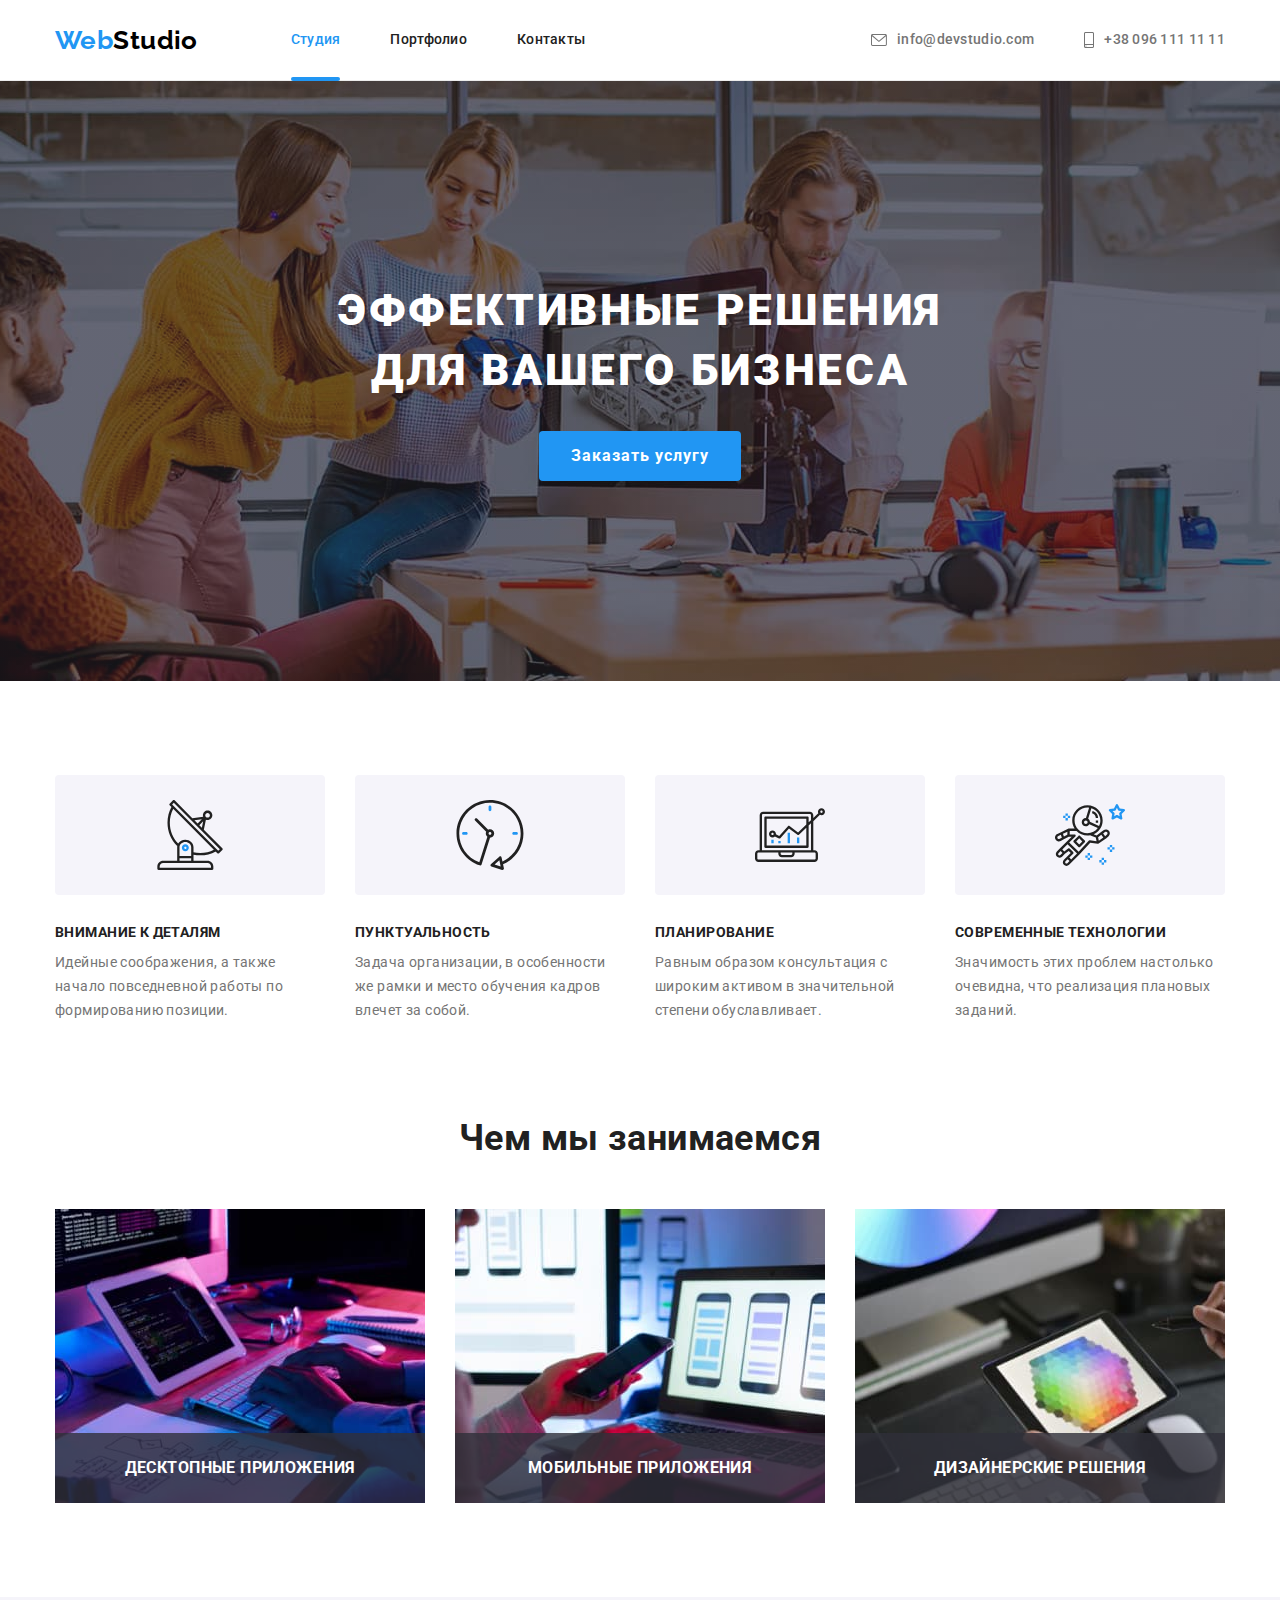
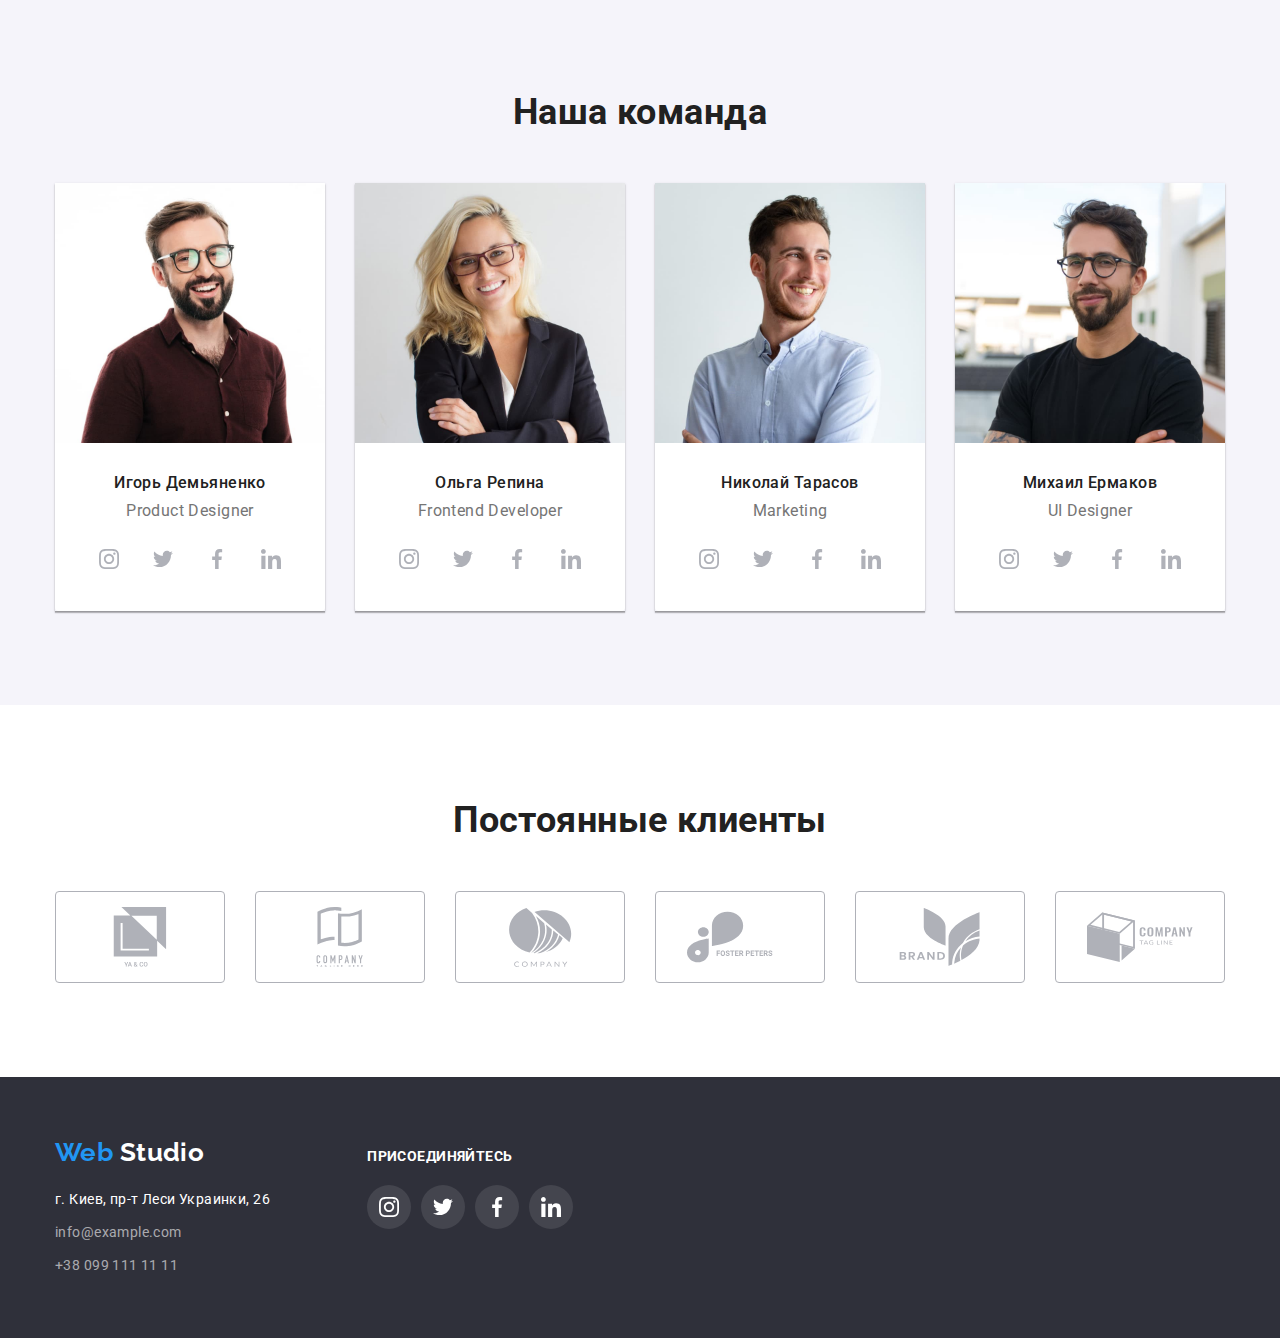
<file: index.html>
<!DOCTYPE html>
<html lang="ru">
	<head>
		<meta charset="UTF-8" />
		<meta http-equiv="X-UA-Compatible" content="IE=edge" />
		<meta name="viewport" content="width=device-width, initial-scale=1.0" />
		<title>Студия</title>
		<link
			href="https://fonts.googleapis.com/css2?family=Raleway:wght@700&family=Roboto:wght@400;500;700;900&display=swap"
			rel="stylesheet"
		/>
		<link
			rel="stylesheet"
			href="https://cdnjs.cloudflare.com/ajax/libs/modern-normalize/1.1.0/modern-normalize.min.css"
		/>
		<link rel="stylesheet" href="./css/styles.css" />
	</head>
	<body>
		<!-- Шапка сайта -->
		<header>
			<div class="main-nav container">
				<a href="./index.html" class="logo link">
					<span class="logo-accent">Web</span>
					Studio
				</a>
				<nav>
					<ul class="site-nav list">
						<li class="nav-item"><a href="./index.html" class="nav-link link current">Студия</a></li>
						<li class="nav-item"><a href="./portfolio.html" class="nav-link link">Портфолио</a></li>
						<li class="nav-item"><a href="" class="nav-link link">Контакты</a></li>
					</ul>
				</nav>
				<ul class="header-contacts-list list">
					<li class="contacts-item">
						<a href="mailto:info@devstudio.com" class="contacts link">
							<svg class="contacts-icon" width="16" height="12">
								<use href="./images/icons.svg#icon-envelope"></use>
							</svg>
							info@devstudio.com
						</a>
					</li>
					<li class="contacts-item">
						<a href="tel:+380961111111" class="contacts link">
							<svg class="contacts-icon" width="10" height="16">
								<use href="./images/icons.svg#icon-smartphone"></use>
							</svg>
							+38 096 111 11 11
						</a>
					</li>
				</ul>
			</div>
		</header>

		<!-- Основная часть -->
		<main>
			<!-- Герой -->
			<section class="hero">
				<h1 class="title-hero">Эффективные решения для вашего бизнеса</h1>
				<button type="button" class="button-hero" data-modal-open>Заказать услугу</button>
			</section>

			<!-- Преимущества -->
			<section class="advantages section">
				<div class="container">
					<h2 class="visually-hidden">Преимущества</h2>
					<ul class="advantages-list list">
						<li class="advantages-item">
							<div class="advantage-bg">
								<svg class="advantage-icon" width="70" height="70">
									<use href="./images/icons.svg#icon-antenna"></use>
								</svg>
							</div>
							<h3 class="advantage-title">Внимание к деталям</h3>
							<p>Идейные соображения, а также начало повседневной работы по формированию позиции.</p>
						</li>
						<li class="advantages-item">
							<div class="advantage-bg">
								<svg class="advantage-icon" width="70" height="70">
									<use href="./images/icons.svg#icon-clock"></use>
								</svg>
							</div>
							<h3 class="advantage-title">Пунктуальность</h3>
							<p>Задача организации, в особенности же рамки и место обучения кадров влечет за собой.</p>
						</li>
						<li class="advantages-item">
							<div class="advantage-bg">
								<svg class="advantage-icon" width="70" height="70">
									<use href="./images/icons.svg#icon-diagram"></use>
								</svg>
							</div>
							<h3 class="advantage-title">Планирование</h3>
							<p>Равным образом консультация с широким активом в значительной степени обуславливает.</p>
						</li>
						<li class="advantages-item">
							<div class="advantage-bg">
								<svg class="advantage-icon" width="70" height="70">
									<use href="./images/icons.svg#icon-astronaut"></use>
								</svg>
							</div>
							<h3 class="advantage-title">Современные технологии</h3>
							<p>Значимость этих проблем настолько очевидна, что реализация плановых заданий.</p>
						</li>
					</ul>
				</div>
			</section>

			<!-- Чем мы занимаемся -->
			<section class="section">
				<div class="container">
					<h2 class="section-title">Чем мы занимаемся</h2>
					<ul class="services-list list">
						<li class="services-item">
							<img src="./images/img1.jpg" alt="Разработка десктопных приложений" width="370" />
							<h3 class="services-title">Десктопные приложения</h3>
						</li>
						<li class="services-item">
							<img src="./images/img2.jpg" alt="Разработка мобильных приложений" width="370" />
							<h3 class="services-title">Мобильные приложения</h3>
						</li>
						<li class="services-item">
							<img src="./images/img3.jpg" alt="Дизайн визуального оформления" width="370" />
							<h3 class="services-title">Дизайнерские решения</h3>
						</li>
					</ul>
				</div>
			</section>

			<!-- Наша команда -->
			<section class="team section">
				<div class="container">
					<h2 class="section-title">Наша команда</h2>
					<ul class="team-list list">
						<li class="team-item">
							<img src="./images/photo1.jpg" alt="Игорь Демьяненко" width="270" />
							<div class="team-member">
								<h3 class="team-title">Игорь Демьяненко</h3>
								<p class="team-position">Product Designer</p>
								<ul class="member-soc-list list">
									<li class="member-soc-item">
										<svg class="member-soc-icon" width="20" height="20">
											<use href="./images/icons.svg#icon-instagram"></use>
										</svg>
									</li>
									<li class="member-soc-item">
										<svg class="member-soc-icon" width="20" height="20">
											<use href="./images/icons.svg#icon-twitter"></use>
										</svg>
									</li>
									<li class="member-soc-item">
										<svg class="member-soc-icon" width="20" height="20">
											<use href="./images/icons.svg#icon-facebook"></use>
										</svg>
									</li>
									<li class="member-soc-item">
										<svg class="member-soc-icon" width="20" height="20">
											<use href="./images/icons.svg#icon-linkedin"></use>
										</svg>
									</li>
								</ul>
							</div>
						</li>
						<li class="team-item">
							<img src="./images/photo2.jpg" alt="Ольга Репина" width="270" />
							<div class="team-member">
								<h3 class="team-title">Ольга Репина</h3>
								<p class="team-position">Frontend Developer</p>
								<ul class="member-soc-list list">
									<li class="member-soc-item">
										<svg class="member-soc-icon" width="20" height="20">
											<use href="./images/icons.svg#icon-instagram"></use>
										</svg>
									</li>
									<li class="member-soc-item">
										<svg class="member-soc-icon" width="20" height="20">
											<use href="./images/icons.svg#icon-twitter"></use>
										</svg>
									</li>
									<li class="member-soc-item">
										<svg class="member-soc-icon" width="20" height="20">
											<use href="./images/icons.svg#icon-facebook"></use>
										</svg>
									</li>
									<li class="member-soc-item">
										<svg class="member-soc-icon" width="20" height="20">
											<use href="./images/icons.svg#icon-linkedin"></use>
										</svg>
									</li>
								</ul>
							</div>
						</li>
						<li class="team-item">
							<img src="./images/photo3.jpg" alt="Николай Тарасов" width="270" />
							<div class="team-member">
								<h3 class="team-title">Николай Тарасов</h3>
								<p class="team-position">Marketing</p>
								<ul class="member-soc-list list">
									<li class="member-soc-item">
										<svg class="member-soc-icon" width="20" height="20">
											<use href="./images/icons.svg#icon-instagram"></use>
										</svg>
									</li>
									<li class="member-soc-item">
										<svg class="member-soc-icon" width="20" height="20">
											<use href="./images/icons.svg#icon-twitter"></use>
										</svg>
									</li>
									<li class="member-soc-item">
										<svg class="member-soc-icon" width="20" height="20">
											<use href="./images/icons.svg#icon-facebook"></use>
										</svg>
									</li>
									<li class="member-soc-item">
										<svg class="member-soc-icon" width="20" height="20">
											<use href="./images/icons.svg#icon-linkedin"></use>
										</svg>
									</li>
								</ul>
							</div>
						</li>
						<li class="team-item">
							<img src="./images/photo4.jpg" alt="Михаил Ермаков" width="270" />
							<div class="team-member">
								<h3 class="team-title">Михаил Ермаков</h3>
								<p class="team-position">UI Designer</p>
								<ul class="member-soc-list list">
									<li class="member-soc-item">
										<svg class="member-soc-icon" width="20" height="20">
											<use href="./images/icons.svg#icon-instagram"></use>
										</svg>
									</li>
									<li class="member-soc-item">
										<svg class="member-soc-icon" width="20" height="20">
											<use href="./images/icons.svg#icon-twitter"></use>
										</svg>
									</li>
									<li class="member-soc-item">
										<svg class="member-soc-icon" width="20" height="20">
											<use href="./images/icons.svg#icon-facebook"></use>
										</svg>
									</li>
									<li class="member-soc-item">
										<svg class="member-soc-icon" width="20" height="20">
											<use href="./images/icons.svg#icon-linkedin"></use>
										</svg>
									</li>
								</ul>
							</div>
						</li>
					</ul>
				</div>
			</section>

			<!-- Клиенты -->
			<section class="section">
				<div class="container">
					<h2 class="section-title">Постоянные клиенты</h2>
					<ul class="clients-list list">
						<li class="clients-item">
							<a href="" class="clients-link">
								<svg class="clients-icon" width="106" height="60">
									<use href="./images/icons.svg#icon-client1"></use>
								</svg>
							</a>
						</li>
						<li class="clients-item">
							<a href="" class="clients-link">
								<svg class="clients-icon" width="106" height="60">
									<use href="./images/icons.svg#icon-client2"></use>
								</svg>
							</a>
						</li>
						<li class="clients-item">
							<a href="" class="clients-link">
								<svg class="clients-icon" width="106" height="60">
									<use href="./images/icons.svg#icon-client3"></use>
								</svg>
							</a>
						</li>
						<li class="clients-item">
							<a href="" class="clients-link">
								<svg class="clients-icon" width="106" height="60">
									<use href="./images/icons.svg#icon-client4"></use>
								</svg>
							</a>
						</li>
						<li class="clients-item">
							<a href="" class="clients-link">
								<svg class="clients-icon" width="106" height="60">
									<use href="./images/icons.svg#icon-client5"></use>
								</svg>
							</a>
						</li>
						<li class="clients-item">
							<a href="" class="clients-link">
								<svg class="clients-icon" width="106" height="60">
									<use href="./images/icons.svg#icon-client6"></use>
								</svg>
							</a>
						</li>
					</ul>
				</div>
			</section>
		</main>

		<!-- Подвал сайта -->
		<footer>
			<div class="footer container">
				<div class="footer-address">
					<a href="./index.html" class="logo link">
						<span class="logo-accent">Web</span>
						Studio
					</a>
					<address>г. Киев, пр-т Леси Украинки, 26</address>
					<ul class="list">
						<li class="contacts-item"><a href="mailto:info@example.com" class="contacts link">info@example.com</a></li>
						<li class="contacts-item"><a href="tel:+380991111111" class="contacts link">+38 099 111 11 11</a></li>
					</ul>
				</div>
				<div class="footer-social">
					<h3 class="footer-social-title">Присоединяйтесь</h3>
					<ul class="footer-soc-list list">
						<li class="footer-soc-item">
							<svg class="footer-soc-icon" width="20" height="20">
								<use href="./images/icons.svg#icon-instagram"></use>
							</svg>
						</li>
						<li class="footer-soc-item">
							<svg class="footer-soc-icon" width="20" height="20">
								<use href="./images/icons.svg#icon-twitter"></use>
							</svg>
						</li>
						<li class="footer-soc-item">
							<svg class="footer-soc-icon" width="20" height="20">
								<use href="./images/icons.svg#icon-facebook"></use>
							</svg>
						</li>
						<li class="footer-soc-item">
							<svg class="footer-soc-icon" width="20" height="20">
								<use href="./images/icons.svg#icon-linkedin"></use>
							</svg>
						</li>
					</ul>
				</div>
			</div>
		</footer>

		<!-- Модальное окно -->
		<div class="backdrop is-hidden" data-modal>
			<div class="modal">
				<button type="button" class="modal-button" data-modal-close>
					<svg class="modal-icon">
						<use href="./images/icons.svg#icon-close"></use>
					</svg>
				</button>
			</div>
		</div>

		<script src="./js/modal.js"></script>
	</body>
</html>
</file>
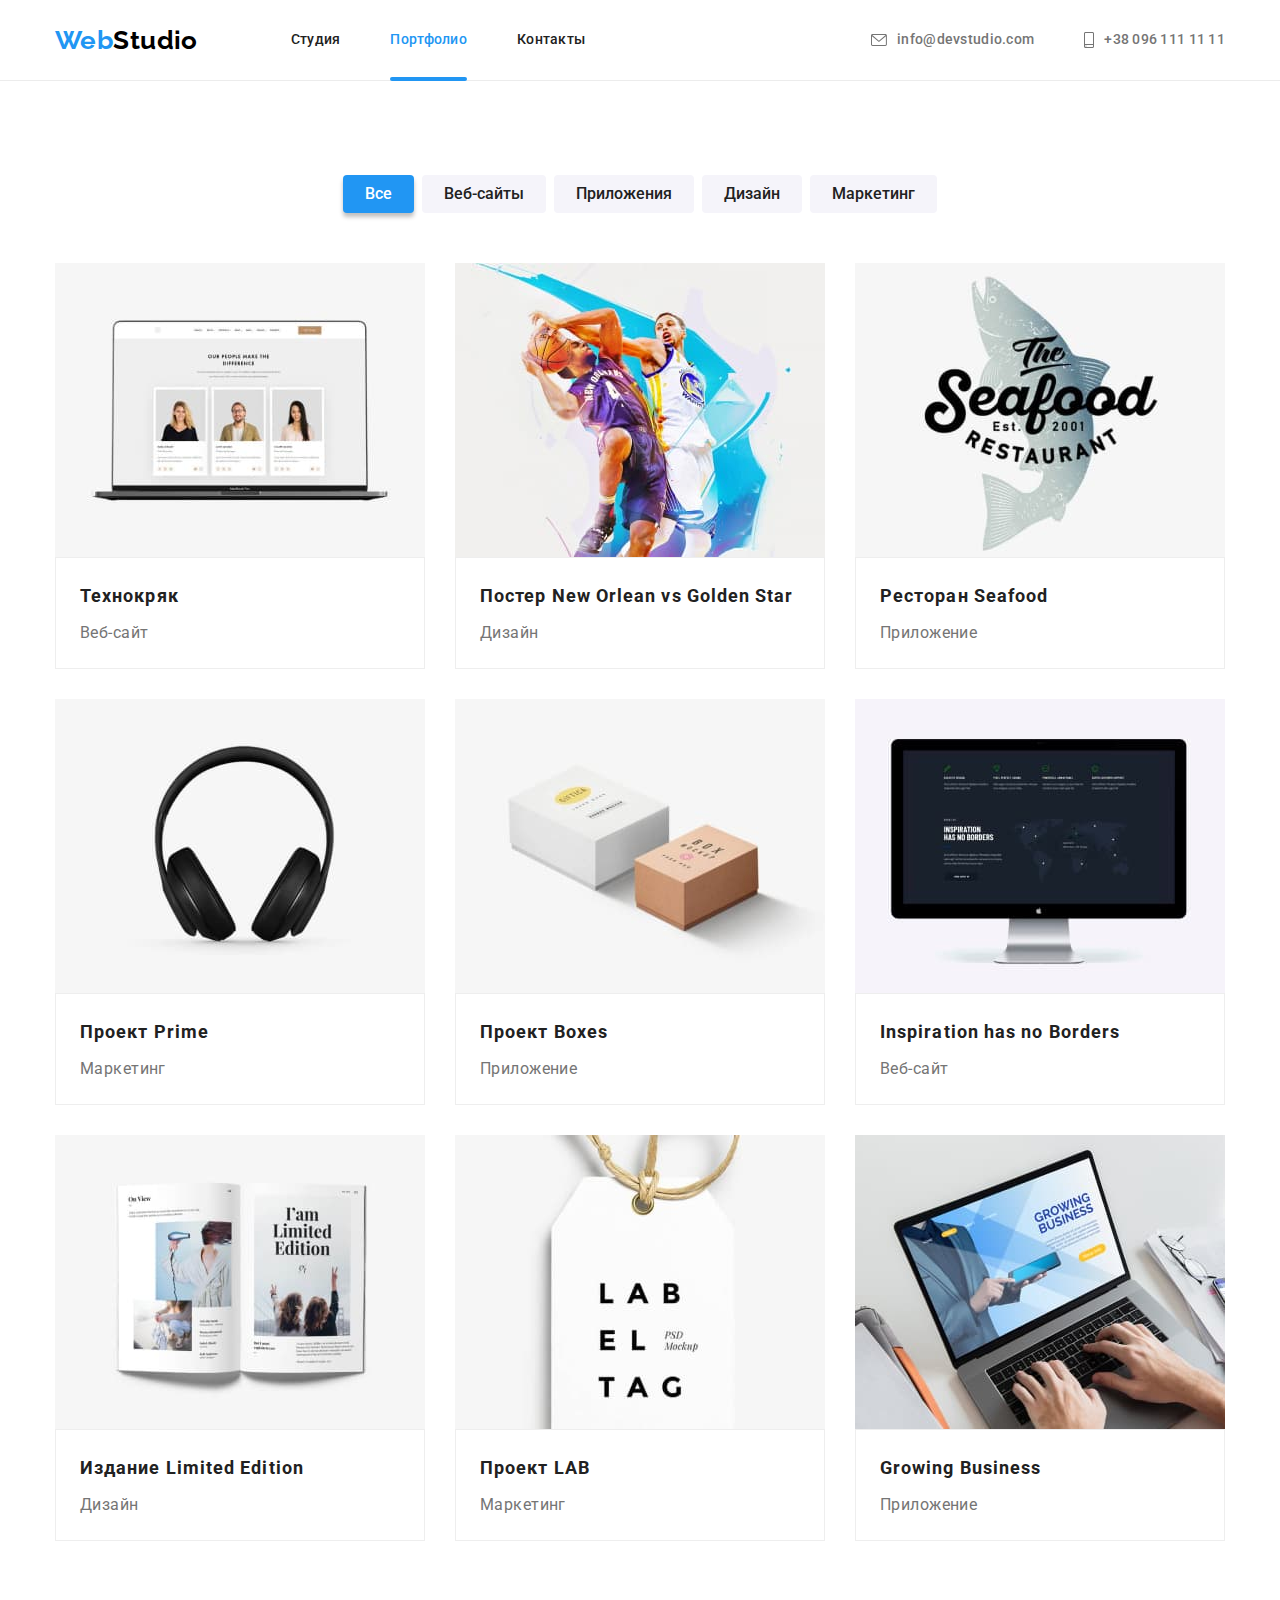
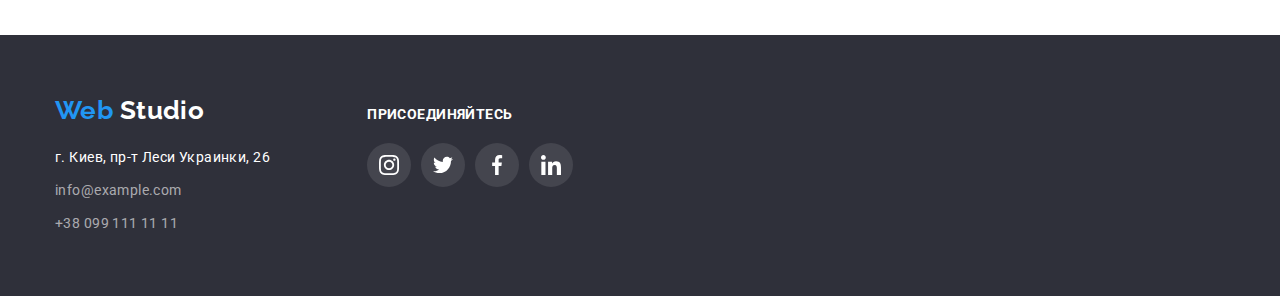
<file: portfolio.html>
<!DOCTYPE html>
<html lang="ru">
	<head>
		<meta charset="UTF-8" />
		<meta http-equiv="X-UA-Compatible" content="IE=edge" />
		<meta name="viewport" content="width=device-width, initial-scale=1.0" />
		<title>Портфолио</title>
		<link
			href="https://fonts.googleapis.com/css2?family=Raleway:wght@700&family=Roboto:wght@400;500;700;900&display=swap"
			rel="stylesheet"
		/>
		<link
			rel="stylesheet"
			href="https://cdnjs.cloudflare.com/ajax/libs/modern-normalize/1.1.0/modern-normalize.min.css"
		/>
		<link rel="stylesheet" href="./css/styles.css" />
	</head>
	<body>
		<!-- Шапка сайта -->
		<header>
			<div class="main-nav container">
				<a href="./index.html" class="logo link">
					<span class="logo-accent">Web</span>
					Studio
				</a>
				<nav>
					<ul class="site-nav list">
						<li class="nav-item"><a href="./index.html" class="nav-link link">Студия</a></li>
						<li class="nav-item"><a href="./portfolio.html" class="nav-link link current">Портфолио</a></li>
						<li class="nav-item"><a href="" class="nav-link link">Контакты</a></li>
					</ul>
				</nav>
				<ul class="header-contacts-list list">
					<li class="contacts-item">
						<a href="mailto:info@devstudio.com" class="contacts link">
							<svg class="contacts-icon" width="16" height="12">
								<use href="./images/icons.svg#icon-envelope"></use>
							</svg>
							info@devstudio.com
						</a>
					</li>
					<li class="contacts-item">
						<a href="tel:+380961111111" class="contacts link">
							<svg class="contacts-icon" width="10" height="16">
								<use href="./images/icons.svg#icon-smartphone"></use>
							</svg>
							+38 096 111 11 11
						</a>
					</li>
				</ul>
			</div>
		</header>

		<!-- Основная часть -->
		<main>
			<section class="section">
				<div class="container">
					<h1 class="visually-hidden">Примеры работ</h1>
					<ul class="filters-list list">
						<li class="filters-item"><button type="button" class="filter-button active">Все</button></li>
						<li class="filters-item"><button type="button" class="filter-button">Веб-сайты</button></li>
						<li class="filters-item"><button type="button" class="filter-button">Приложения</button></li>
						<li class="filters-item"><button type="button" class="filter-button">Дизайн</button></li>
						<li class="filters-item"><button type="button" class="filter-button">Маркетинг</button></li>
					</ul>

					<ul class="work-list list">
						<li class="work-item">
							<a href="" class="work-link link">
								<div class="work-card">
									<img src="./images/portfolio_1.jpg" alt="Веб-сайт" width="370" />
									<p class="work-overlay">
										Ресурс предлагает комплексные предложения с разным уровнем функционала и сервисов. Все это позволит
										посетителю получить исчерпывающие сведения о компании или частном лице.
									</p>
								</div>
								<div class="work-description">
									<h2 class="work-title">Технокряк</h2>
									<p class="work-category">Веб-сайт</p>
								</div>
							</a>
						</li>

						<li class="work-item">
							<a href="" class="link">
								<div class="work-card">
									<img src="./images/portfolio_2.jpg" alt="Два баскетболиста" width="370" />
									<p class="work-overlay">
										Ресурс предлагает комплексные предложения с разным уровнем функционала и сервисов. Все это позволит
										посетителю получить исчерпывающие сведения о компании или частном лице.
									</p>
								</div>
								<div class="work-description">
									<h2 class="work-title">Постер New Orlean vs Golden Star</h2>
									<p class="work-category">Дизайн</p>
								</div>
							</a>
						</li>

						<li class="work-item">
							<a href="" class="link">
								<div class="work-card">
									<img src="./images/portfolio_3.jpg" alt="Логотип рыбного ресторана" width="370" />
									<p class="work-overlay">
										Ресурс предлагает комплексные предложения с разным уровнем функционала и сервисов. Все это позволит
										посетителю получить исчерпывающие сведения о компании или частном лице.
									</p>
								</div>

								<div class="work-description">
									<h2 class="work-title">Ресторан Seafood</h2>
									<p class="work-category">Приложение</p>
								</div>
							</a>
						</li>

						<li class="work-item">
							<a href="" class="link">
								<div class="work-card">
									<img src="./images/portfolio_4.jpg" alt="Наушники" width="370" />
									<p class="work-overlay">
										Ресурс предлагает комплексные предложения с разным уровнем функционала и сервисов. Все это позволит
										посетителю получить исчерпывающие сведения о компании или частном лице.
									</p>
								</div>
								<div class="work-description">
									<h2 class="work-title">Проект Prime</h2>
									<p class="work-category">Маркетинг</p>
								</div>
							</a>
						</li>

						<li class="work-item">
							<a href="" class="link">
								<div class="work-card">
									<img src="./images/portfolio_5.jpg" alt="Коробки" width="370" />
									<p class="work-overlay">
										Ресурс предлагает комплексные предложения с разным уровнем функционала и сервисов. Все это позволит
										посетителю получить исчерпывающие сведения о компании или частном лице.
									</p>
								</div>
								<div class="work-description">
									<h2 class="work-title">Проект Boxes</h2>
									<p class="work-category">Приложение</p>
								</div>
							</a>
						</li>

						<li class="work-item">
							<a href="" class="link">
								<div class="work-card">
									<img src="./images/portfolio_6.jpg" alt="Монитор" width="370" />
									<p class="work-overlay">
										Ресурс предлагает комплексные предложения с разным уровнем функционала и сервисов. Все это позволит
										посетителю получить исчерпывающие сведения о компании или частном лице.
									</p>
								</div>
								<div class="work-description">
									<h2 class="work-title">Inspiration has no Borders</h2>
									<p class="work-category">Веб-сайт</p>
								</div>
							</a>
						</li>

						<li class="work-item">
							<a href="" class="link">
								<div class="work-card">
									<img src="./images/portfolio_7.jpg" alt="Журнал" width="370" />
									<p class="work-overlay">
										Ресурс предлагает комплексные предложения с разным уровнем функционала и сервисов. Все это позволит
										посетителю получить исчерпывающие сведения о компании или частном лице.
									</p>
								</div>
								<div class="work-description">
									<h2 class="work-title">Издание Limited Edition</h2>
									<p class="work-category">Дизайн</p>
								</div>
							</a>
						</li>

						<li class="work-item">
							<a href="" class="link">
								<div class="work-card">
									<img src="./images/portfolio_8.jpg" alt="Бирка" width="370" />
									<p class="work-overlay">
										Ресурс предлагает комплексные предложения с разным уровнем функционала и сервисов. Все это позволит
										посетителю получить исчерпывающие сведения о компании или частном лице.
									</p>
								</div>
								<div class="work-description">
									<h2 class="work-title">Проект LAB</h2>
									<p class="work-category">Маркетинг</p>
								</div>
							</a>
						</li>

						<li class="work-item">
							<a href="" class="link">
								<div class="work-card">
									<img src="./images/portfolio_9.jpg" alt="Человек печатает на ноутбуке" width="370" />
									<p class="work-overlay">
										Ресурс предлагает комплексные предложения с разным уровнем функционала и сервисов. Все это позволит
										посетителю получить исчерпывающие сведения о компании или частном лице.
									</p>
								</div>
								<div class="work-description">
									<h2 class="work-title">Growing Business</h2>
									<p class="work-category">Приложение</p>
								</div>
							</a>
						</li>
					</ul>
				</div>
			</section>
		</main>

		<!-- Подвал сайта -->
		<footer>
			<div class="footer container">
				<div class="footer-address">
					<a href="./index.html" class="logo link">
						<span class="logo-accent">Web</span>
						Studio
					</a>
					<address>г. Киев, пр-т Леси Украинки, 26</address>
					<ul class="list">
						<li class="contacts-item"><a href="mailto:info@example.com" class="contacts link">info@example.com</a></li>
						<li class="contacts-item"><a href="tel:+380991111111" class="contacts link">+38 099 111 11 11</a></li>
					</ul>
				</div>
				<div class="footer-social">
					<h3 class="footer-social-title">Присоединяйтесь</h3>
					<ul class="footer-soc-list list">
						<li class="footer-soc-item">
							<svg class="footer-soc-icon" width="20" height="20">
								<use href="./images/icons.svg#icon-instagram"></use>
							</svg>
						</li>
						<li class="footer-soc-item">
							<svg class="footer-soc-icon" width="20" height="20">
								<use href="./images/icons.svg#icon-twitter"></use>
							</svg>
						</li>
						<li class="footer-soc-item">
							<svg class="footer-soc-icon" width="20" height="20">
								<use href="./images/icons.svg#icon-facebook"></use>
							</svg>
						</li>
						<li class="footer-soc-item">
							<svg class="footer-soc-icon" width="20" height="20">
								<use href="./images/icons.svg#icon-linkedin"></use>
							</svg>
						</li>
					</ul>
				</div>
			</div>
		</footer>
	</body>
</html>
</file>
<file: css/styles.css>
:root {
	--primary-text-color: #757575;
	--title-text-color: #212121;
	--accent-color: #2196f3;
	--white-color: #ffffff;

	--background-dark-color: #2f303a;
	--background-light-color: #f5f4fa;
}

body {
	color: var(--primary-text-color);
	background-color: var(--white-color);

	font-family: "Roboto", sans-serif;
	font-size: 14px;
	line-height: 1.71;
	letter-spacing: 0.03em;
}

.list {
	list-style: none;
	padding: 0;
	margin: 0;
}

.link {
	color: inherit;
	text-decoration: none;
}

h1,
h2,
h3,
h4,
h5,
h6 {
	color: var(--title-text-color);
	margin-top: 0;
	margin-bottom: 0;
}

p {
	margin-top: 0;
	margin-bottom: 0;
}

img {
	display: block;
}

.container {
	width: 1200px;
	margin: 0 auto;
	padding-left: 15px;
	padding-right: 15px;
}

.section {
	padding-top: 94px;
	padding-bottom: 94px;
}

.section-title {
	margin-bottom: 50px;
	font-size: 36px;
	line-height: 1.17;
	text-align: center;
}

.visually-hidden {
	position: absolute;
	white-space: nowrap;
	width: 1px;
	height: 1px;
	overflow: hidden;
	border: 0;
	padding: 0;
	clip: rect(0 0 0 0);
	clip-path: inset(50%);
	margin: -1px;
}

/* ---------Header--------- */

header {
	border-bottom: 1px solid #ececec;
}

.main-nav {
	display: flex;
	align-items: center;
}

.logo {
	display: flex;
	margin-right: 93px;
	color: #000000;
	font-family: "Raleway", sans-serif;
	font-weight: 700;
	font-size: 26px;
	line-height: 1.19;
}

.logo-accent {
	color: var(--accent-color);
}

.site-nav {
	display: flex;
}

.site-nav .nav-item + .nav-item {
	margin-left: 50px;
}

.nav-link {
	position: relative;
	display: block;
	padding: 32px 0;
	color: var(--title-text-color);
	transition: color 250ms cubic-bezier(0.4, 0, 0.2, 1);
}

.nav-link:hover,
.nav-link:focus,
.nav-link.current {
	color: var(--accent-color);
}

.nav-link.current::after {
	content: "";
	position: absolute;
	left: 0;
	bottom: -1px;
	display: block;
	width: 100%;
	height: 4px;
	border-radius: 2px;
	background-color: var(--accent-color);
}

/* ---------Header contacts--------- */

.header-contacts-list {
	display: flex;
	margin-left: auto;
}

.header-contacts-list .contacts-item + .contacts-item {
	margin-left: 50px;
}

header .contacts {
	display: flex;
	align-items: center;
	padding: 32px 0;
	transition: color 250ms cubic-bezier(0.4, 0, 0.2, 1);
}

header .contacts:hover,
header .contacts:focus {
	color: var(--accent-color);
}

.nav-link,
header .contacts {
	font-weight: 500;
	line-height: 1.14;
	letter-spacing: 0.02em;
}

.contacts-icon {
	margin-right: 10px;
	fill: currentColor;
}

/* ---------Main Студия--------- */
/* ---------Hero--------- */

.hero {
	height: 600px;
	max-width: 1600px;

	padding-top: 200px;
	padding-bottom: 200px;
	margin-left: auto;
	margin-right: auto;
	background-color: var(--background-dark-color);
	background-image: linear-gradient(to top, rgba(47, 48, 58, 0.4), rgba(47, 48, 58, 0.4)), url(../images/img_hero.jpg);
	background-repeat: no-repeat;
	background-position: center;
	background-size: cover;
	text-align: center;
}

.title-hero {
	width: 696px;
	margin: 0 auto 30px auto;

	color: var(--white-color);

	font-weight: 900;
	font-size: 44px;
	line-height: 1.36;
	letter-spacing: 0.06em;
	text-transform: uppercase;
}

.button-hero {
	display: inline-block;
	border-radius: 4px;
	padding: 10px 32px;
	border: none;

	color: var(--white-color);
	background-color: var(--accent-color);
	cursor: pointer;

	font-family: inherit;
	font-weight: 700;
	font-size: 16px;
	line-height: 1.88;
	letter-spacing: 0.06em;
}

/* ---------Sections--------- */
/* ---------Преимущества--------- */

.advantages.section {
	padding-bottom: 0;
}

.advantages-list {
	display: flex;
	justify-content: space-between;
}

.advantages-item {
	width: 270px;
}

.advantage-bg {
	display: flex;
	align-items: center;
	justify-content: center;
	height: 120px;
	border-radius: 4px;
	margin-bottom: 30px;

	background-color: var(--background-light-color);
}

.advantage-title {
	margin-bottom: 10px;
	font-size: 14px;
	line-height: 1.14;
	text-transform: uppercase;
}
/* ---------Services--------- */

.services-list {
	display: flex;
	justify-content: space-between;
}

.services-item {
	position: relative;
}

.services-title {
	position: absolute;
	display: flex;
	justify-content: center;
	align-items: center;
	width: 100%;
	height: 70px;
	bottom: 0;

	background-color: rgba(47, 48, 58, 0.8);
	color: var(--white-color);
	line-height: 1.14;
	text-align: center;
	text-transform: uppercase;
}
/* ---------Team--------- */

.team {
	background-color: var(--background-light-color);
}

.team-list {
	display: flex;
	justify-content: space-between;
}

.team-item {
	box-shadow: 0px 1px 3px rgba(0, 0, 0, 0.12), 0px 1px 1px rgba(0, 0, 0, 0.14), 0px 2px 1px rgba(0, 0, 0, 0.2);
}

.team-member {
	width: 270px;
	padding: 30px 0;
	background-color: var(--white-color);
	border-radius: 0px 0px 4px 4px;
}

.team-title {
	font-weight: 500;
	font-size: 16px;
	line-height: 1.19;
	text-align: center;
	margin-bottom: 10px;
}

.team-position {
	font-size: 16px;
	line-height: 1.18;
	text-align: center;
	margin-bottom: 16px;
}

.member-soc-list {
	display: flex;
	justify-content: center;
}

.member-soc-item {
	display: flex;
	align-items: center;
	justify-content: center;
	width: 44px;
	height: 44px;
	border-radius: 50%;
	color: #afb1b8;
	transition: color 250ms cubic-bezier(0.4, 0, 0.2, 1), background-color 250ms cubic-bezier(0.4, 0, 0.2, 1);
}

.member-soc-item:not(:last-child) {
	margin-right: 10px;
}

.member-soc-item:hover,
.member-soc-item:focus {
	background-color: var(--accent-color);
	color: var(--white-color);
}

.member-soc-icon {
	fill: currentColor;
}

/* Клиенты */

.clients-list {
	display: flex;
	justify-content: space-between;
}

.clients-item {
	width: 170px;
	height: 92px;
}

.clients-link {
	display: flex;
	width: 100%;
	height: 100%;
	align-items: center;
	justify-content: center;
	border: 1px solid #afb1b8;
	border-radius: 4px;
	color: #afb1b8;
	transition: color 250ms cubic-bezier(0.4, 0, 0.2, 1), border 250ms cubic-bezier(0.4, 0, 0.2, 1);
}

.clients-link:hover,
.clients-link:focus {
	border: 1px solid var(--accent-color);
	color: var(--accent-color);
}

.clients-icon {
	fill: currentColor;
}

/* ---------Main Портфолио--------- */
/* ---------WORK-FILTERS--------- */

.filters-list {
	display: flex;
	justify-content: center;
	margin-bottom: 50px;
}

.filters-item:not(:last-child) {
	margin-right: 8px;
}

.filter-button {
	padding: 6px 22px;
	border-radius: 4px;
	border: none;

	color: var(--title-text-color);
	background-color: var(--background-light-color);

	cursor: pointer;
	font-family: inherit;
	font-weight: 500;
	font-size: 16px;
	line-height: 1.62;
	text-align: center;
	transition: color 250ms cubic-bezier(0.4, 0, 0.2, 1), background-color 250ms cubic-bezier(0.4, 0, 0.2, 1),
		box-shadow 250ms cubic-bezier(0.4, 0, 0.2, 1);
}

.filter-button:hover,
.filter-button:focus,
.filter-button.active {
	color: var(--white-color);
	background-color: var(--accent-color);
	box-shadow: 0px 4px 4px rgba(0, 0, 0, 0.25);
}

/* ---------WORKS--------- */

.work-list {
	display: flex;
	flex-wrap: wrap;
}

.work-item {
	width: 370px;
	margin-right: 30px;
	margin-bottom: 30px;
	transition: box-shadow 250ms cubic-bezier(0.4, 0, 0.2, 1);
}

.work-item:nth-child(3n) {
	margin-right: 0;
}

.work-item:nth-last-child(-n + 3) {
	margin-bottom: 0;
}

.work-item:hover,
.work-item:focus {
	box-shadow: 0px 1px 1px rgba(0, 0, 0, 0.12), 0px 4px 4px rgba(0, 0, 0, 0.06), 1px 4px 6px rgba(0, 0, 0, 0.16);
}

.work-card {
	position: relative;
	overflow: hidden;
}

.work-overlay {
	position: absolute;

	top: 0;
	left: 0;
	width: 100%;
	height: 100%;
	padding: 63px 24px;
	background-color: rgba(33, 150, 243, 0.9);
	color: var(--white-color);
	font-weight: 400;
	font-size: 18px;
	line-height: 1.56;
	opacity: 0;
	transform: translateY(100%);
	transition: transform 250ms cubic-bezier(0.4, 0, 0.2, 1), opacity 250ms cubic-bezier(0.4, 0, 0.2, 1);
}

.work-item:hover .work-overlay,
.work-item:focus .work-overlay {
	opacity: 1;
	transform: translateY(0);
}

/* ---------WORK-description--------- */

.work-description {
	padding: 20px 24px;
	border: 1px solid #eeeeee;
}

.work-title {
	margin-bottom: 4px;
	font-size: 18px;
	line-height: 2;
	letter-spacing: 0.06em;
}

.work-category {
	font-size: 16px;
	line-height: 1.88;
}

/* ---------Foooter--------- */

footer {
	padding: 60px 0;
	background-color: var(--background-dark-color);
}

.footer {
	display: flex;
}

.footer-address {
	margin-right: 70px;
}

footer .logo {
	display: inline-block;
	margin-bottom: 20px;
	color: #ffffff;
}

address {
	margin-bottom: 9px;
	color: var(--white-color);

	font-style: normal;
}

footer .contacts {
	color: rgba(255, 255, 255, 0.6);
	transition: color 250ms cubic-bezier(0.4, 0, 0.2, 1);
}

footer .contacts-item:first-child {
	margin-bottom: 9px;
}

footer .contacts:hover,
footer .contacts:focus {
	color: var(--accent-color);
}

.footer-social {
	outline: rgb(227, 191, 227);
}

.footer-social-title {
	margin-top: 12px;
	margin-bottom: 20px;
	font-size: 14px;
	line-height: 1.14;
	text-transform: uppercase;
	color: var(--white-color);
}

.footer-soc-list {
	display: flex;
}

.footer-soc-item {
	display: flex;
	align-items: center;
	justify-content: center;
	width: 44px;
	height: 44px;
	border-radius: 50%;
	color: var(--white-color);
	background: rgba(255, 255, 255, 0.1);
	transition: background-color 250ms cubic-bezier(0.4, 0, 0.2, 1);
}

.footer-soc-item:not(:last-child) {
	margin-right: 10px;
}

.footer-soc-item:hover,
.footer-soc-item:focus {
	background-color: var(--accent-color);
}

.footer-soc-icon {
	fill: currentColor;
}

/* ---------Модальное окно--------- */

.backdrop {
	position: fixed;
	top: 0;
	left: 0;
	width: 100%;
	height: 100%;
	opacity: 1;
	background-color: rgba(0, 0, 0, 0.2);
	transition: opacity 250ms cubic-bezier(0.4, 0, 0.2, 1);
}

.backdrop.is-hidden {
	visibility: hidden;
	opacity: 0;
	pointer-events: none;
}

.modal {
	position: absolute;
	top: 50%;
	left: 50%;
	transform: translate(-50%, -50%) scale(1);
	width: 528px;
	height: 581px;
	border-radius: 4px;
	background-color: var(--white-color);
	box-shadow: 0px 1px 3px rgba(0, 0, 0, 0.12), 0px 1px 1px rgba(0, 0, 0, 0.14), 0px 2px 1px rgba(0, 0, 0, 0.2);
	transition: transform 250ms cubic-bezier(0.4, 0, 0.2, 1);
}

.backdrop.is-hidden .modal {
	transform: translate(-50%, -50%) scale(0.9);
}

.modal-button {
	display: flex;
	justify-content: center;
	align-items: center;
	position: absolute;
	top: 8px;
	right: 8px;
	width: 30px;
	height: 30px;
	border-radius: 50%;
	background-color: var(--white-color);
	border: 1px solid rgba(0, 0, 0, 0.1);
}

.modal-icon {
	width: 18px;
	height: 18px;
	fill: #000000;
}
</file>
